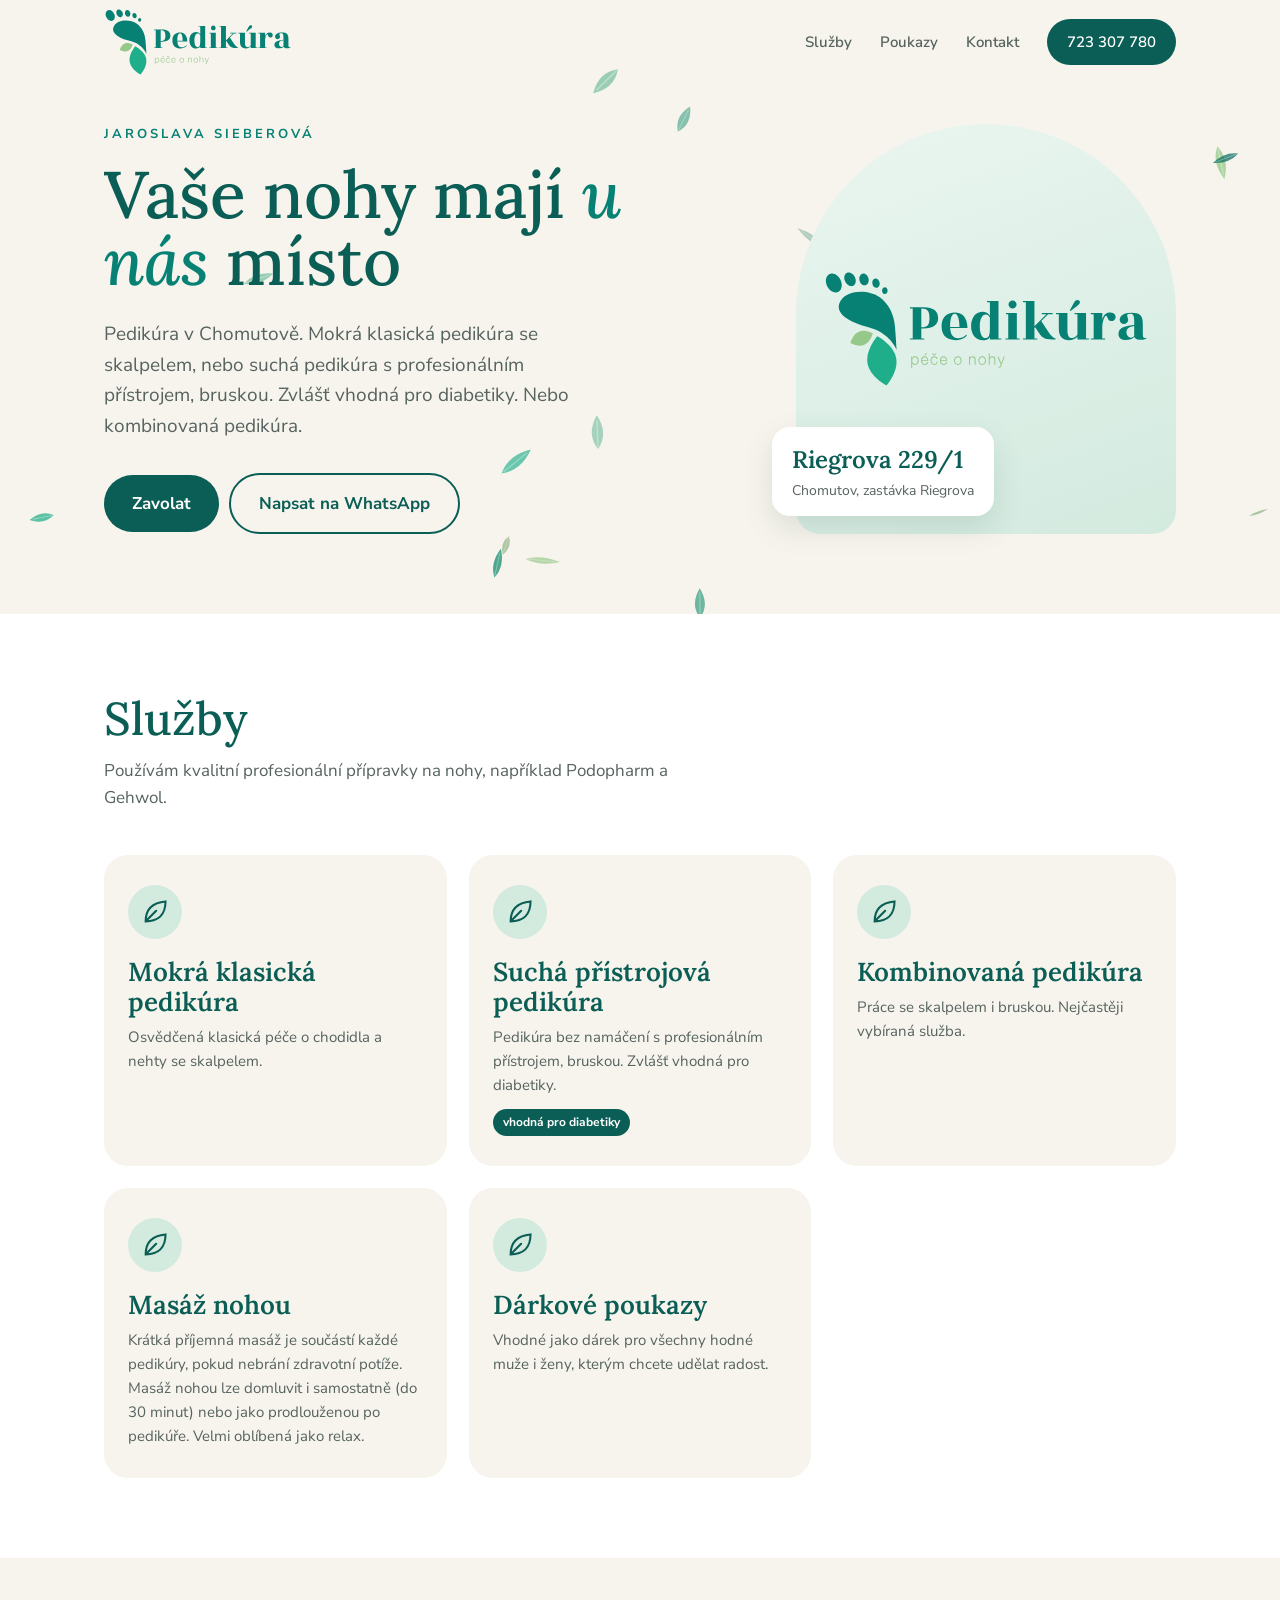
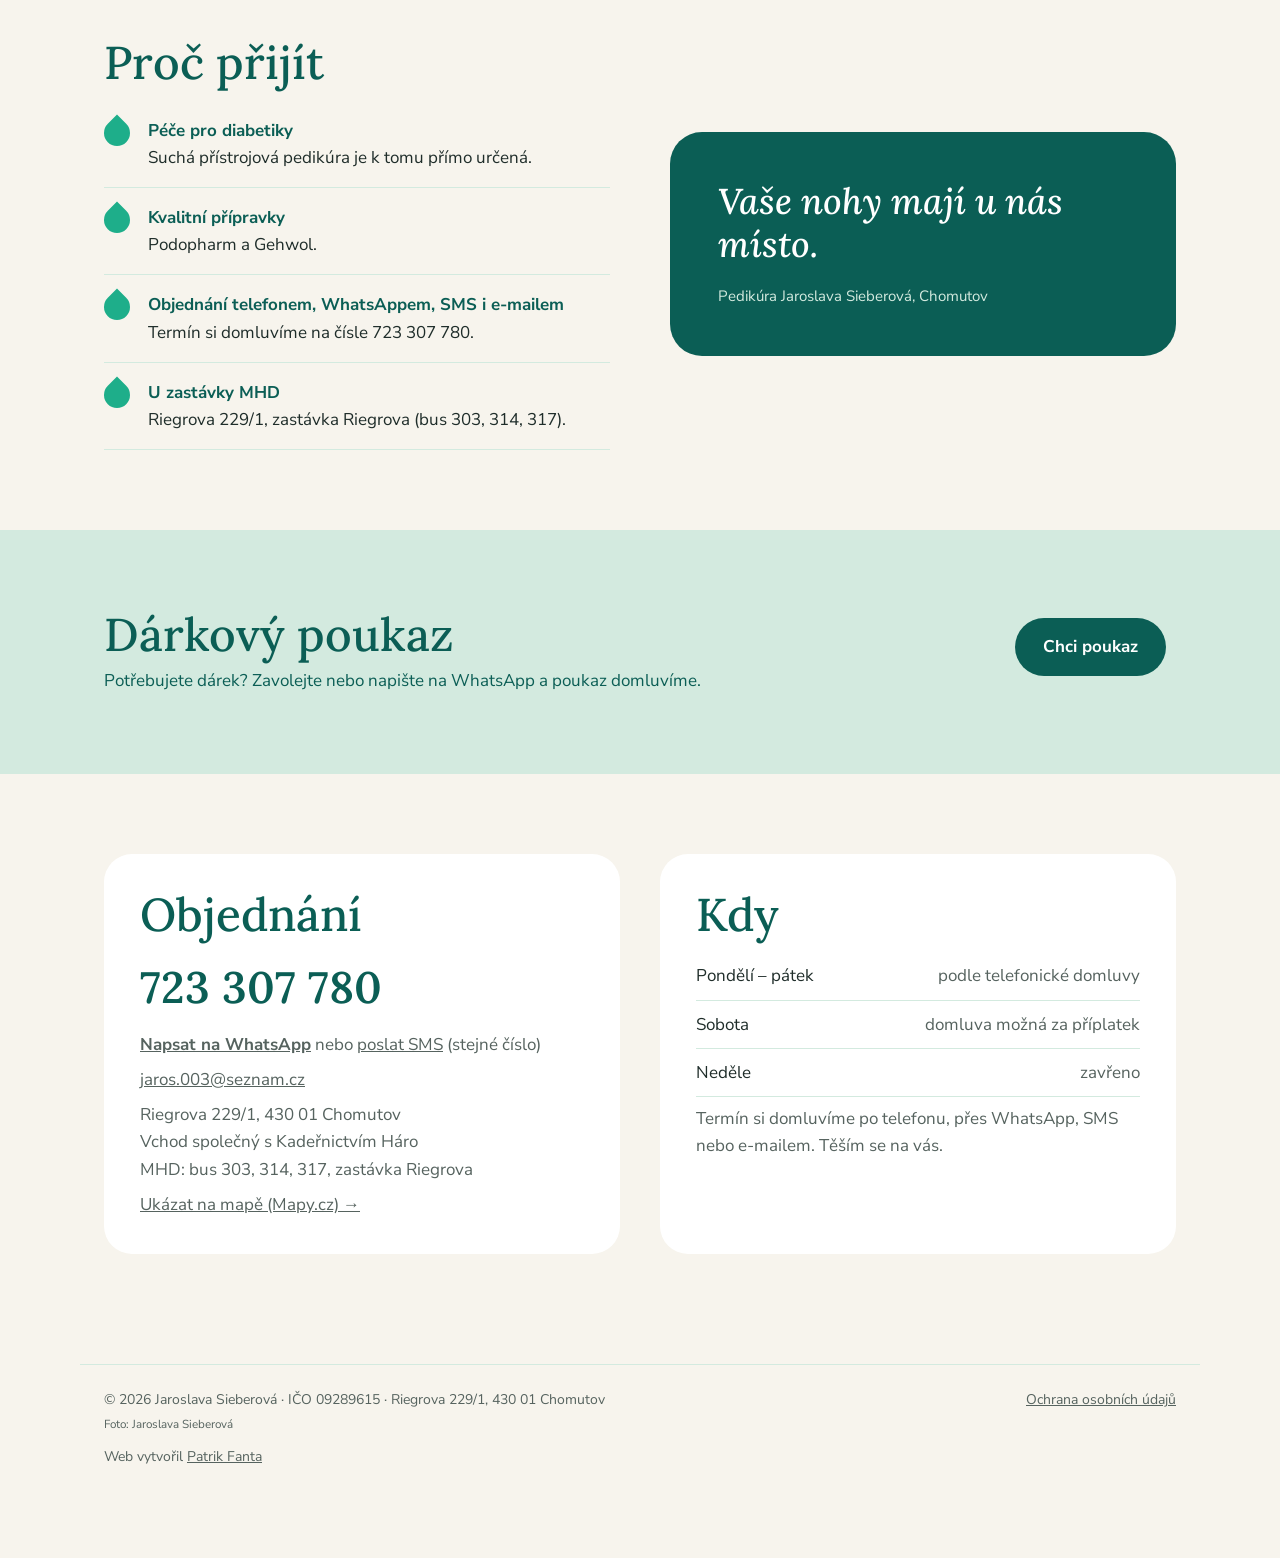
<file: index.html>
<!doctype html>
<html lang="cs">
<head>
<meta charset="utf-8">
<meta name="viewport" content="width=device-width,initial-scale=1">
<meta name="robots" content="noindex,nofollow">
<title>Pedikúra Jaroslava Sieberová – péče o nohy, Chomutov</title>
<meta name="description" content="Mokrá klasická a suchá přístrojová pedikúra, masáž nohou a dárkové poukazy. Pedikúra Jaroslava Sieberová, Riegrova 229/1, Chomutov. Objednání na 723 307 780.">
<meta property="og:title" content="Pedikúra Jaroslava Sieberová – péče o nohy, Chomutov">
<meta property="og:description" content="Vaše nohy mají u nás místo. Mokrá i přístrojová pedikúra, masáž nohou a dárkové poukazy.">
<meta property="og:type" content="website">
<link rel="icon" type="image/svg+xml" href="img/logo-ikona.svg">
<link rel="stylesheet" href="css/fonts.css?v=1">
<link rel="stylesheet" href="css/style.css?v=13">
</head>
<body>
<svg width="0" height="0" style="position:absolute" aria-hidden="true"><defs>

<symbol id="leaf" viewBox="0 0 24 24"><path d="M4 20C4 10 10 4 21 3c0 11-6 17-17 17zm0 0 9-9" fill="none" stroke="#0b5e55" stroke-width="1.8" stroke-linecap="round"/></symbol>
</defs></svg>

<header><div class="wrap">
<a class="logo" href="./" aria-label="Pedikúra Jaroslava Sieberová – úvod"><img src="img/logo-pedikura.svg" width="188" height="68" alt="Pedikúra – péče o nohy"></a>
<nav aria-label="Hlavní menu"><a href="#sluzby">Služby</a><a href="#poukazy">Poukazy</a><a href="#kontakt">Kontakt</a><a class="tel" href="tel:+420723307780">723 307 780</a></nav>
</div></header>

<main>
<section class="hero"><div class="wrap">
<div>
<div class="kick">Jaroslava Sieberová</div>
<h1>Vaše nohy mají <em>u nás</em> místo</h1>
<p>Pedikúra v Chomutově. Mokrá klasická pedikúra se skalpelem, nebo suchá pedikúra s profesionálním přístrojem, bruskou. Zvlášť vhodná pro diabetiky. Nebo kombinovaná pedikúra.</p>
<a class="btn b1" href="tel:+420723307780">Zavolat</a><a class="btn b2 wa" href="https://wa.me/420723307780" target="_blank" rel="noopener">Napsat na WhatsApp</a>
</div>
<div class="ph ph-logo"><img src="img/logo-pedikura.svg" width="535" height="193" alt="Pedikúra – péče o nohy, logo"><div class="tag"><b>Riegrova 229/1</b>Chomutov, zastávka Riegrova</div></div>
</div></section>

<section class="svcs" id="sluzby"><div class="wrap">
<h2>Služby</h2>
<p class="sub">Používám kvalitní profesionální přípravky na nohy, například Podopharm a Gehwol.</p>
<div class="grid">
<div class="s"><div class="ic"><svg aria-hidden="true"><use href="#leaf"/></svg></div><h3>Mokrá klasická pedikúra</h3><p>Osvědčená klasická péče o chodidla a nehty se skalpelem.</p></div>
<div class="s"><div class="ic"><svg aria-hidden="true"><use href="#leaf"/></svg></div><h3>Suchá přístrojová pedikúra</h3><p>Pedikúra bez namáčení s profesionálním přístrojem, bruskou. Zvlášť vhodná pro diabetiky.</p><span class="note">vhodná pro diabetiky</span></div>
<div class="s"><div class="ic"><svg aria-hidden="true"><use href="#leaf"/></svg></div><h3>Kombinovaná pedikúra</h3><p>Práce se skalpelem i bruskou. Nejčastěji vybíraná služba.</p></div>
<div class="s"><div class="ic"><svg aria-hidden="true"><use href="#leaf"/></svg></div><h3>Masáž nohou</h3><p>Krátká příjemná masáž je součástí každé pedikúry, pokud nebrání zdravotní potíže. Masáž nohou lze domluvit i samostatně (do 30 minut) nebo jako prodlouženou po pedikúře. Velmi oblíbená jako relax.</p></div>
<div class="s"><div class="ic"><svg aria-hidden="true"><use href="#leaf"/></svg></div><h3>Dárkové poukazy</h3><p>Vhodné jako dárek pro všechny hodné muže i ženy, kterým chcete udělat radost.</p></div>
</div>
</div></section>

<section class="why"><div class="wrap">
<div>
<h2>Proč přijít</h2>
<ul>
<li><b>Péče pro diabetiky</b>Suchá přístrojová pedikúra je k tomu přímo určená.</li>
<li><b>Kvalitní přípravky</b>Podopharm a Gehwol.</li>
<li><b>Objednání telefonem, WhatsAppem, SMS i e-mailem</b>Termín si domluvíme na čísle 723 307 780.</li>
<li><b>U zastávky MHD</b>Riegrova 229/1, zastávka Riegrova (bus 303, 314, 317).</li>
</ul>
</div>
<div class="quote"><p>Vaše nohy mají u nás místo.</p><span>Pedikúra Jaroslava Sieberová, Chomutov</span></div>
</div></section>

<section class="gift" id="poukazy"><div class="wrap">
<div><h2>Dárkový poukaz</h2><p style="color:var(--deep);margin-top:6px">Potřebujete dárek? Zavolejte nebo napište na WhatsApp a poukaz domluvíme.</p></div>
<a class="btn b1" href="tel:+420723307780">Chci poukaz</a>
</div></section>

<section class="kontakt" id="kontakt"><div class="wrap">
<div class="card">
<h2>Objednání</h2>
<a class="big" href="tel:+420723307780">723 307 780</a>
<p><a class="wal" href="https://wa.me/420723307780" target="_blank" rel="noopener">Napsat na WhatsApp</a> nebo <a href="sms:+420723307780">poslat SMS</a> (stejné číslo)</p>
<p><a href="mailto:jaros.003@seznam.cz">jaros.003@seznam.cz</a></p>
<p>Riegrova 229/1, 430 01 Chomutov<br>Vchod společný s Kadeřnictvím Háro<br>MHD: bus 303, 314, 317, zastávka Riegrova</p>
<p><a href="https://mapy.cz/zakladni?q=Riegrova%20229%2F1%20Chomutov" target="_blank" rel="noopener">Ukázat na mapě (Mapy.cz) →</a></p>
</div>
<div class="card">
<h2>Kdy</h2>
<table><tr><td>Pondělí – pátek</td><td>podle telefonické domluvy</td></tr><tr><td>Sobota</td><td>domluva možná za příplatek</td></tr><tr><td>Neděle</td><td>zavřeno</td></tr></table>
<p>Termín si domluvíme po telefonu, přes WhatsApp, SMS nebo e-mailem. Těším se na vás.</p>
</div>
</div></section>
</main>

<footer><div class="wrap">
<span>© <span id="y">2026</span> Jaroslava Sieberová · IČO 09289615 · Riegrova 229/1, 430 01 Chomutov<small class="credit">Foto: Jaroslava Sieberová</small></span>
<span><a href="ochrana-osobnich-udaju.html">Ochrana osobních údajů</a></span>
<p class="made">Web vytvořil <a href="https://patrikfanta.cz/?ref=pedikura-sieberova" target="_blank" rel="noopener">Patrik Fanta</a></p>
</div></footer>
<div class="callbar"><a href="tel:+420723307780">Zavolat</a><a href="https://wa.me/420723307780" target="_blank" rel="noopener">WhatsApp</a></div>
<script>document.getElementById('y').textContent=new Date().getFullYear();</script>
<script src="js/listky.js?v=2" defer></script>
</body>
</html>
</file>
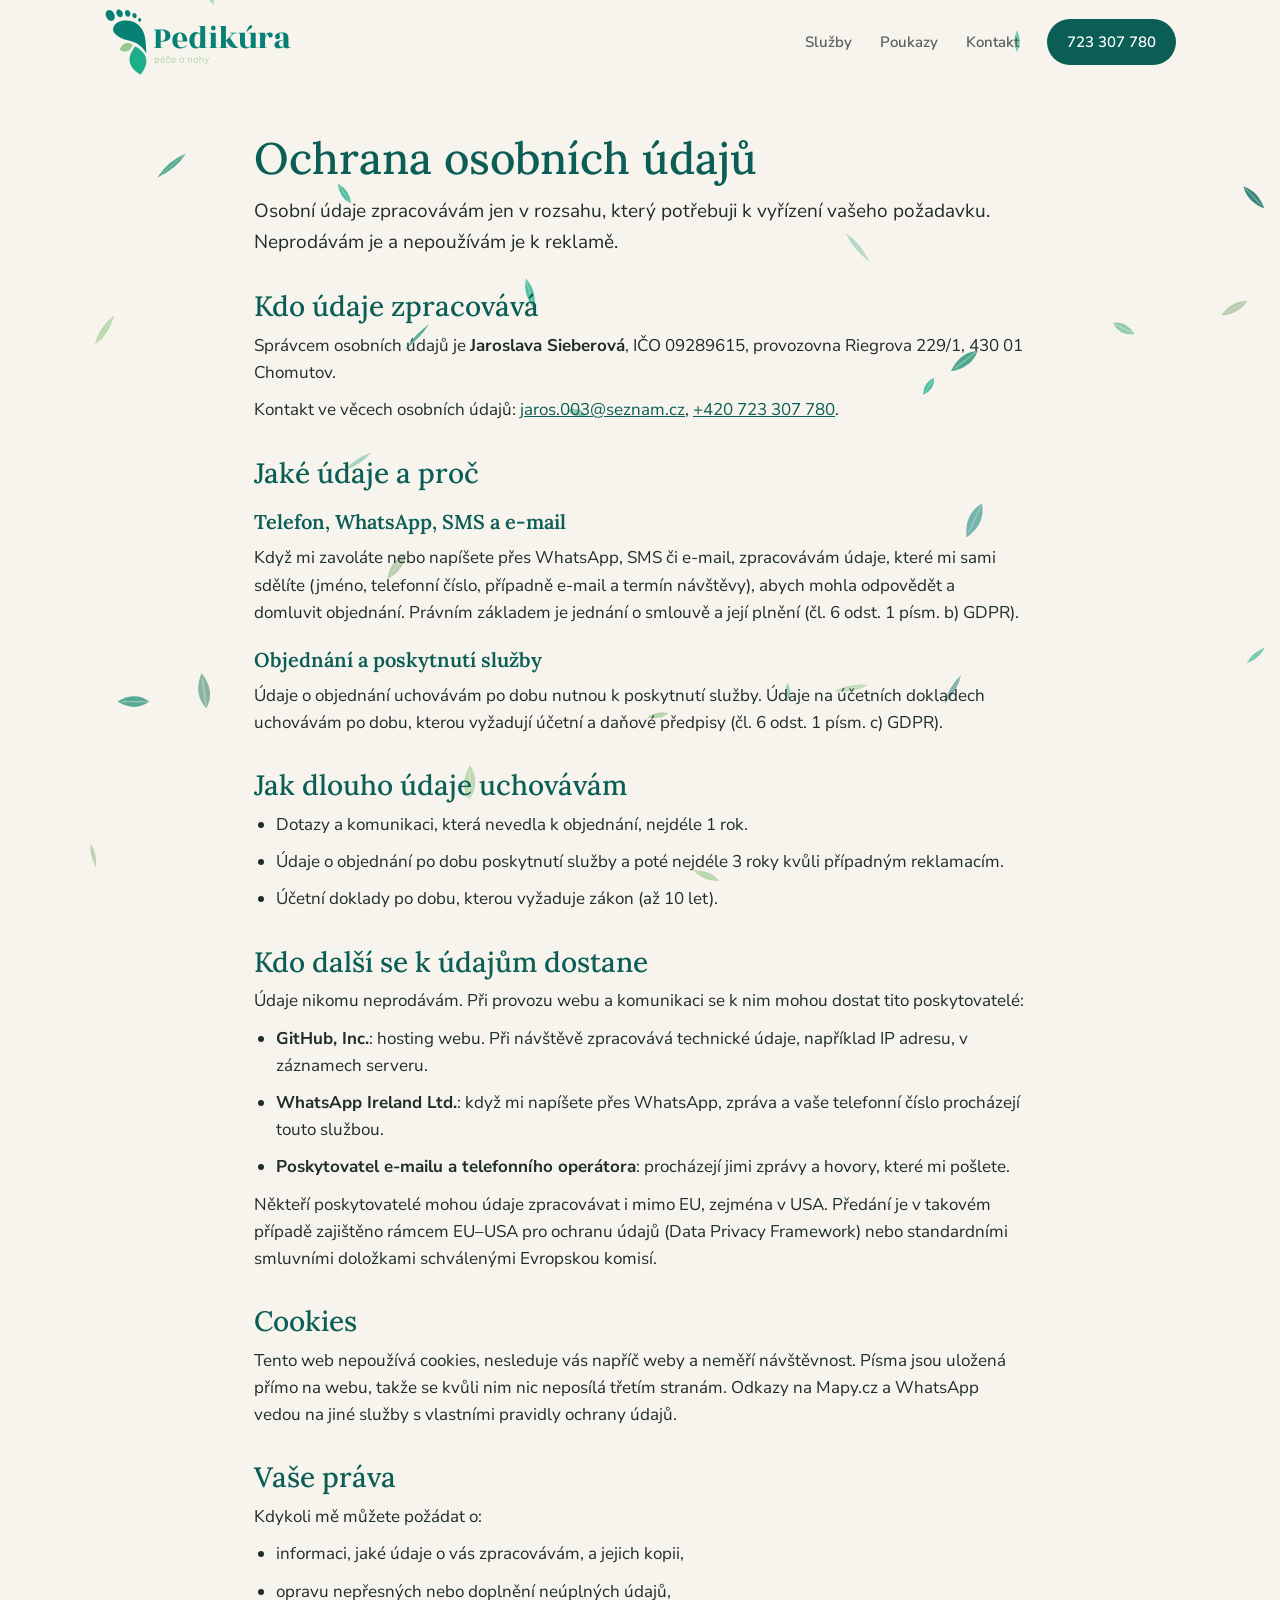
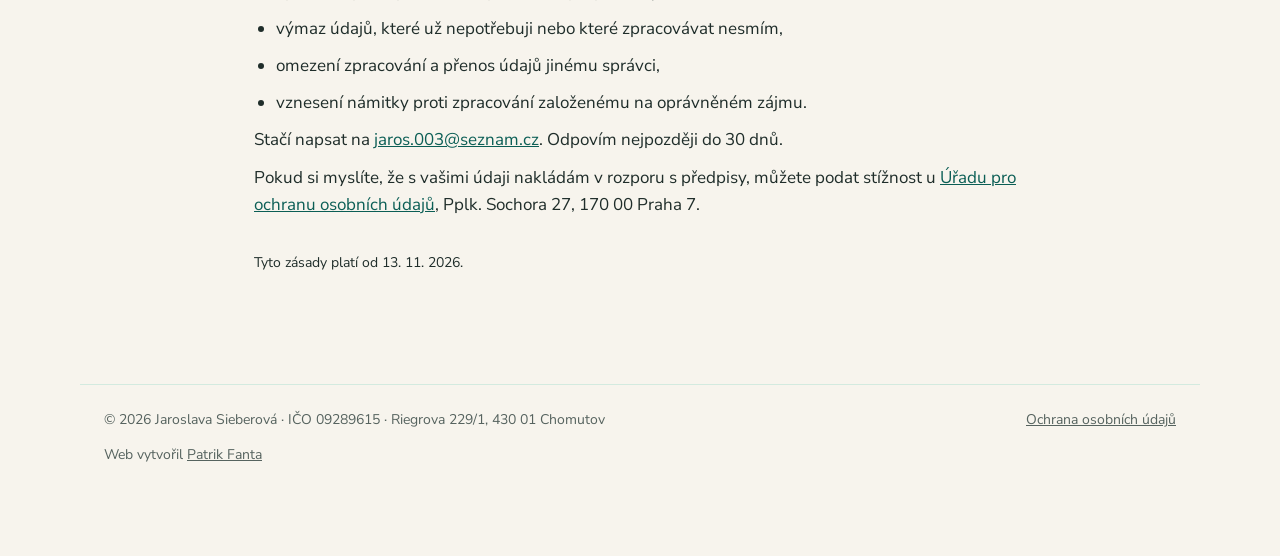
<file: ochrana-osobnich-udaju.html>
<!doctype html>
<html lang="cs">
<head>
<meta charset="utf-8">
<meta name="viewport" content="width=device-width,initial-scale=1">
<meta name="robots" content="noindex,nofollow">
<title>Ochrana osobních údajů | Pedikúra Jaroslava Sieberová</title>
<meta name="description" content="Jak Jaroslava Sieberová zpracovává osobní údaje z telefonátů, SMS a e-mailů.">
<link rel="icon" type="image/svg+xml" href="img/logo-ikona.svg">
<link rel="stylesheet" href="css/fonts.css?v=1">
<link rel="stylesheet" href="css/style.css?v=12">
</head>
<body>
<svg width="0" height="0" style="position:absolute" aria-hidden="true"><defs></defs></svg>
<header><div class="wrap">
<a class="logo" href="./" aria-label="Pedikúra Jaroslava Sieberová – úvod"><img src="img/logo-pedikura.svg" width="188" height="68" alt="Pedikúra – péče o nohy"></a>
<nav aria-label="Hlavní menu"><a href="./#sluzby">Služby</a><a href="./#poukazy">Poukazy</a><a href="./#kontakt">Kontakt</a><a class="tel" href="tel:+420723307780">723 307 780</a></nav>
</div></header>

<main class="legal"><div class="wrap">
<h1>Ochrana osobních údajů</h1>
<p class="legal-lead">Osobní údaje zpracovávám jen v rozsahu, který potřebuji k vyřízení vašeho požadavku. Neprodávám je a nepoužívám je k reklamě.</p>

<section>
<h2>Kdo údaje zpracovává</h2>
<p>Správcem osobních údajů je <strong>Jaroslava Sieberová</strong>, IČO 09289615, provozovna Riegrova 229/1, 430 01 Chomutov.</p>
<p>Kontakt ve věcech osobních údajů: <a href="mailto:jaros.003@seznam.cz">jaros.003@seznam.cz</a>, <a href="tel:+420723307780">+420 723 307 780</a>.</p>
</section>

<section>
<h2>Jaké údaje a proč</h2>
<h3>Telefon, WhatsApp, SMS a e-mail</h3>
<p>Když mi zavoláte nebo napíšete přes WhatsApp, SMS či e-mail, zpracovávám údaje, které mi sami sdělíte (jméno, telefonní číslo, případně e-mail a termín návštěvy), abych mohla odpovědět a domluvit objednání. Právním základem je jednání o smlouvě a její plnění (čl. 6 odst. 1 písm. b) GDPR).</p>
<h3>Objednání a poskytnutí služby</h3>
<p>Údaje o objednání uchovávám po dobu nutnou k poskytnutí služby. Údaje na účetních dokladech uchovávám po dobu, kterou vyžadují účetní a daňové předpisy (čl. 6 odst. 1 písm. c) GDPR).</p>
</section>

<section>
<h2>Jak dlouho údaje uchovávám</h2>
<ul>
<li>Dotazy a komunikaci, která nevedla k objednání, nejdéle 1 rok.</li>
<li>Údaje o objednání po dobu poskytnutí služby a poté nejdéle 3 roky kvůli případným reklamacím.</li>
<li>Účetní doklady po dobu, kterou vyžaduje zákon (až 10 let).</li>
</ul>
</section>

<section>
<h2>Kdo další se k údajům dostane</h2>
<p>Údaje nikomu neprodávám. Při provozu webu a komunikaci se k nim mohou dostat tito poskytovatelé:</p>
<ul>
<li><strong>GitHub, Inc.</strong>: hosting webu. Při návštěvě zpracovává technické údaje, například IP adresu, v záznamech serveru.</li>
<li><strong>WhatsApp Ireland Ltd.</strong>: když mi napíšete přes WhatsApp, zpráva a vaše telefonní číslo procházejí touto službou.</li>
<li><strong>Poskytovatel e-mailu a telefonního operátora</strong>: procházejí jimi zprávy a hovory, které mi pošlete.</li>
</ul>
<p>Někteří poskytovatelé mohou údaje zpracovávat i mimo EU, zejména v USA. Předání je v takovém případě zajištěno rámcem EU–USA pro ochranu údajů (Data Privacy Framework) nebo standardními smluvními doložkami schválenými Evropskou komisí.</p>
</section>

<section>
<h2>Cookies</h2>
<p>Tento web nepoužívá cookies, nesleduje vás napříč weby a neměří návštěvnost. Písma jsou uložená přímo na webu, takže se kvůli nim nic neposílá třetím stranám. Odkazy na Mapy.cz a WhatsApp vedou na jiné služby s vlastními pravidly ochrany údajů.</p>
</section>

<section>
<h2>Vaše práva</h2>
<p>Kdykoli mě můžete požádat o:</p>
<ul>
<li>informaci, jaké údaje o vás zpracovávám, a jejich kopii,</li>
<li>opravu nepřesných nebo doplnění neúplných údajů,</li>
<li>výmaz údajů, které už nepotřebuji nebo které zpracovávat nesmím,</li>
<li>omezení zpracování a přenos údajů jinému správci,</li>
<li>vznesení námitky proti zpracování založenému na oprávněném zájmu.</li>
</ul>
<p>Stačí napsat na <a href="mailto:jaros.003@seznam.cz">jaros.003@seznam.cz</a>. Odpovím nejpozději do 30 dnů.</p>
<p>Pokud si myslíte, že s vašimi údaji nakládám v rozporu s předpisy, můžete podat stížnost u <a href="https://uoou.gov.cz" target="_blank" rel="noopener">Úřadu pro ochranu osobních údajů</a>, Pplk. Sochora 27, 170 00 Praha 7.</p>
</section>

<p class="legal-date">Tyto zásady platí od 13. 11. 2026.</p>
</div></main>

<footer><div class="wrap">
<span>© <span id="y">2026</span> Jaroslava Sieberová · IČO 09289615 · Riegrova 229/1, 430 01 Chomutov</span>
<span><a href="ochrana-osobnich-udaju.html">Ochrana osobních údajů</a></span>
<p class="made">Web vytvořil <a href="https://patrikfanta.cz/?ref=pedikura-sieberova" target="_blank" rel="noopener">Patrik Fanta</a></p>
</div></footer>
<script>document.getElementById('y').textContent=new Date().getFullYear();</script>
<script src="js/listky.js?v=2" defer></script>
</body>
</html>
</file>
<file: css/fonts.css>
/* Self-hosted fonts (SIL Open Font License) */
@font-face {
  font-family: 'Lora';
  font-style: italic;
  font-weight: 500;
  font-display: swap;
  src: url(../fonts/lora-500i-latin-ext.woff2) format('woff2');
  unicode-range: U+0100-02BA, U+02BD-02C5, U+02C7-02CC, U+02CE-02D7, U+02DD-02FF, U+0304, U+0308, U+0329, U+1D00-1DBF, U+1E00-1E9F, U+1EF2-1EFF, U+2020, U+20A0-20AB, U+20AD-20C4, U+2113, U+2C60-2C7F, U+A720-A7FF;
}
@font-face {
  font-family: 'Lora';
  font-style: italic;
  font-weight: 500;
  font-display: swap;
  src: url(../fonts/lora-500i-latin.woff2) format('woff2');
  unicode-range: U+0000-00FF, U+0131, U+0152-0153, U+02BB-02BC, U+02C6, U+02DA, U+02DC, U+0304, U+0308, U+0329, U+2000-206F, U+20AC, U+2122, U+2191, U+2193, U+2212, U+2215, U+FEFF, U+FFFD;
}
@font-face {
  font-family: 'Lora';
  font-style: normal;
  font-weight: 500;
  font-display: swap;
  src: url(../fonts/lora-500-latin-ext.woff2) format('woff2');
  unicode-range: U+0100-02BA, U+02BD-02C5, U+02C7-02CC, U+02CE-02D7, U+02DD-02FF, U+0304, U+0308, U+0329, U+1D00-1DBF, U+1E00-1E9F, U+1EF2-1EFF, U+2020, U+20A0-20AB, U+20AD-20C4, U+2113, U+2C60-2C7F, U+A720-A7FF;
}
@font-face {
  font-family: 'Lora';
  font-style: normal;
  font-weight: 500;
  font-display: swap;
  src: url(../fonts/lora-500-latin.woff2) format('woff2');
  unicode-range: U+0000-00FF, U+0131, U+0152-0153, U+02BB-02BC, U+02C6, U+02DA, U+02DC, U+0304, U+0308, U+0329, U+2000-206F, U+20AC, U+2122, U+2191, U+2193, U+2212, U+2215, U+FEFF, U+FFFD;
}
@font-face {
  font-family: 'Lora';
  font-style: normal;
  font-weight: 600;
  font-display: swap;
  src: url(../fonts/lora-600-latin-ext.woff2) format('woff2');
  unicode-range: U+0100-02BA, U+02BD-02C5, U+02C7-02CC, U+02CE-02D7, U+02DD-02FF, U+0304, U+0308, U+0329, U+1D00-1DBF, U+1E00-1E9F, U+1EF2-1EFF, U+2020, U+20A0-20AB, U+20AD-20C4, U+2113, U+2C60-2C7F, U+A720-A7FF;
}
@font-face {
  font-family: 'Lora';
  font-style: normal;
  font-weight: 600;
  font-display: swap;
  src: url(../fonts/lora-600-latin.woff2) format('woff2');
  unicode-range: U+0000-00FF, U+0131, U+0152-0153, U+02BB-02BC, U+02C6, U+02DA, U+02DC, U+0304, U+0308, U+0329, U+2000-206F, U+20AC, U+2122, U+2191, U+2193, U+2212, U+2215, U+FEFF, U+FFFD;
}
@font-face {
  font-family: 'Nunito Sans';
  font-style: normal;
  font-weight: 400;
  font-stretch: 100%;
  font-display: swap;
  src: url(../fonts/nunito-sans-400-latin-ext.woff2) format('woff2');
  unicode-range: U+0100-02BA, U+02BD-02C5, U+02C7-02CC, U+02CE-02D7, U+02DD-02FF, U+0304, U+0308, U+0329, U+1D00-1DBF, U+1E00-1E9F, U+1EF2-1EFF, U+2020, U+20A0-20AB, U+20AD-20C4, U+2113, U+2C60-2C7F, U+A720-A7FF;
}
@font-face {
  font-family: 'Nunito Sans';
  font-style: normal;
  font-weight: 400;
  font-stretch: 100%;
  font-display: swap;
  src: url(../fonts/nunito-sans-400-latin.woff2) format('woff2');
  unicode-range: U+0000-00FF, U+0131, U+0152-0153, U+02BB-02BC, U+02C6, U+02DA, U+02DC, U+0304, U+0308, U+0329, U+2000-206F, U+20AC, U+2122, U+2191, U+2193, U+2212, U+2215, U+FEFF, U+FFFD;
}
@font-face {
  font-family: 'Nunito Sans';
  font-style: normal;
  font-weight: 600;
  font-stretch: 100%;
  font-display: swap;
  src: url(../fonts/nunito-sans-600-latin-ext.woff2) format('woff2');
  unicode-range: U+0100-02BA, U+02BD-02C5, U+02C7-02CC, U+02CE-02D7, U+02DD-02FF, U+0304, U+0308, U+0329, U+1D00-1DBF, U+1E00-1E9F, U+1EF2-1EFF, U+2020, U+20A0-20AB, U+20AD-20C4, U+2113, U+2C60-2C7F, U+A720-A7FF;
}
@font-face {
  font-family: 'Nunito Sans';
  font-style: normal;
  font-weight: 600;
  font-stretch: 100%;
  font-display: swap;
  src: url(../fonts/nunito-sans-600-latin.woff2) format('woff2');
  unicode-range: U+0000-00FF, U+0131, U+0152-0153, U+02BB-02BC, U+02C6, U+02DA, U+02DC, U+0304, U+0308, U+0329, U+2000-206F, U+20AC, U+2122, U+2191, U+2193, U+2212, U+2215, U+FEFF, U+FFFD;
}
@font-face {
  font-family: 'Nunito Sans';
  font-style: normal;
  font-weight: 700;
  font-stretch: 100%;
  font-display: swap;
  src: url(../fonts/nunito-sans-700-latin-ext.woff2) format('woff2');
  unicode-range: U+0100-02BA, U+02BD-02C5, U+02C7-02CC, U+02CE-02D7, U+02DD-02FF, U+0304, U+0308, U+0329, U+1D00-1DBF, U+1E00-1E9F, U+1EF2-1EFF, U+2020, U+20A0-20AB, U+20AD-20C4, U+2113, U+2C60-2C7F, U+A720-A7FF;
}
@font-face {
  font-family: 'Nunito Sans';
  font-style: normal;
  font-weight: 700;
  font-stretch: 100%;
  font-display: swap;
  src: url(../fonts/nunito-sans-700-latin.woff2) format('woff2');
  unicode-range: U+0000-00FF, U+0131, U+0152-0153, U+02BB-02BC, U+02C6, U+02DA, U+02DC, U+0304, U+0308, U+0329, U+2000-206F, U+20AC, U+2122, U+2191, U+2193, U+2212, U+2215, U+FEFF, U+FFFD;
}
</file>
<file: css/style.css>
*{box-sizing:border-box;margin:0;padding:0}
:root{--sage:#1eae8a;--brand:#078174;--deep:#0b5e55;--cream:#f7f4ed;--leaf:#d3eadf;--ink:#1f2d2a;--mut:#56635f}
body{font-family:"Nunito Sans",Arial,sans-serif;color:var(--ink);background:var(--cream);font-size:17px;line-height:1.6}
a{color:inherit}
.wrap{max-width:1120px;margin:0 auto;padding:0 24px}
.serif{font-family:Lora,Georgia,serif}
header .wrap{display:flex;align-items:center;justify-content:space-between;height:84px}
.logo{display:flex;align-items:center;gap:12px;text-decoration:none}
.logo img{display:block;height:68px;width:auto}
nav{display:flex;gap:28px;align-items:center;font-weight:600;font-size:15px}
nav a{text-decoration:none;color:var(--mut)}
.tel{background:var(--deep);color:#fff!important;padding:11px 20px;border-radius:40px;white-space:nowrap}
.hero{padding:40px 0 80px;position:relative;overflow:hidden}
.hero .wrap{display:grid;grid-template-columns:1.1fr .9fr;gap:56px;align-items:center}
.kick{color:var(--brand);font-weight:700;letter-spacing:3px;text-transform:uppercase;font-size:13px;margin-bottom:16px}
h1{font-family:Lora,serif;font-weight:500;font-size:66px;line-height:1.02;color:var(--deep)}
h1 em{color:var(--brand)}
.hero p{font-size:19px;color:var(--mut);margin:24px 0 32px;max-width:500px}
.btn{display:inline-block;padding:15px 28px;border-radius:40px;font-weight:700;text-decoration:none;margin:0 10px 10px 0}
.b1{background:var(--deep);color:#fff}.b2{border:2px solid var(--deep);color:var(--deep)}
.ph{position:relative}
.ph img{width:100%;aspect-ratio:4/5;object-fit:cover;border-radius:220px 220px 24px 24px;display:block}
.ph .tag{position:absolute;left:-28px;bottom:36px;background:#fff;border-radius:18px;padding:14px 20px;box-shadow:0 12px 30px rgba(47,91,78,.14);font-size:14px;color:var(--mut)}
.ph .tag b{display:block;font-family:Lora,serif;font-size:24px;color:var(--deep)}
.leafbg{position:absolute;right:-60px;top:-40px;width:340px;opacity:.5;z-index:-1}
section{padding:80px 0}
h2{font-family:Lora,serif;font-weight:500;font-size:46px;color:var(--deep);line-height:1.1;margin-bottom:12px}
.sub{color:var(--mut);max-width:600px;margin-bottom:44px}
.svcs{background:#fff}
.grid{display:grid;grid-template-columns:repeat(3,1fr);gap:22px}
.s{background:var(--cream);border-radius:24px;padding:30px 24px}
.s .ic{width:54px;height:54px;border-radius:50%;background:var(--leaf);display:flex;align-items:center;justify-content:center;margin-bottom:18px}
.s .ic svg{width:28px;height:28px}
.s h3{font-family:Lora,serif;font-size:26px;font-weight:600;color:var(--deep);line-height:1.15;margin-bottom:8px}
.s p{font-size:15px;color:var(--mut)}
.s .note{display:inline-block;margin-top:12px;background:var(--deep);color:#fff;font-size:12px;font-weight:700;padding:4px 10px;border-radius:20px}
.why .wrap{display:grid;grid-template-columns:1fr 1fr;gap:60px;align-items:center}
.why ul{list-style:none}
.why li{padding:16px 0 16px 44px;border-bottom:1px solid var(--leaf);position:relative}
.why li:before{content:"";position:absolute;left:0;top:19px;width:26px;height:26px;border-radius:50% 0 50% 50%;background:var(--sage);transform:rotate(-45deg)}
.why li b{display:block;color:var(--deep)}
.quote{background:var(--deep);color:#fff;border-radius:32px;padding:48px}
.quote p{font-family:Lora,serif;font-size:36px;line-height:1.2;font-style:italic}
.quote span{display:block;margin-top:18px;color:var(--leaf);font-size:15px}
.gift{background:var(--leaf)}
.gift .wrap{display:flex;align-items:center;justify-content:space-between;gap:30px;flex-wrap:wrap}
.gift h2{margin:0}
.kontakt .wrap{display:grid;grid-template-columns:1fr 1fr;gap:40px}
.card{background:#fff;border-radius:28px;padding:36px}
.card .big{display:block;font-family:Lora,serif;font-size:44px;color:var(--deep);text-decoration:none;font-weight:600}
.card p{color:var(--mut);margin-top:8px}
table{width:100%;border-collapse:collapse;margin-top:10px}
td{padding:10px 0;border-bottom:1px solid var(--leaf)}td+td{text-align:right;color:var(--mut)}
footer{padding:30px 0 90px;color:var(--mut);font-size:14px}
footer .wrap{display:flex;justify-content:space-between;gap:12px;flex-wrap:wrap;border-top:1px solid var(--leaf);padding-top:24px}
.callbar{display:none}
@media(max-width:860px){
 nav{display:none}
 .hero .wrap,.why .wrap,.kontakt .wrap{grid-template-columns:1fr;gap:36px}
 h1{font-size:46px}h2{font-size:36px}
 .grid{grid-template-columns:1fr 1fr}
 .ph .tag{left:12px}
 section{padding:56px 0}
 .quote{padding:32px}.quote p{font-size:28px}
 .callbar{display:flex;position:fixed;left:12px;right:12px;bottom:12px;gap:8px;z-index:9}
 .callbar a{flex:1;text-align:center;background:var(--deep);color:#fff;padding:14px;border-radius:40px;font-weight:700;text-decoration:none;box-shadow:0 8px 20px rgba(0,0,0,.2)}
 .callbar a+a{background:#fff;color:var(--deep)}
}
@media(max-width:520px){.grid{grid-template-columns:1fr}.logo img{height:52px}.tel{padding:9px 14px;font-size:14px}}

/* společné: kotvy, fokus, zásady, patička */
html{scroll-behavior:smooth;scroll-padding-top:90px}
a:focus-visible,.btn:focus-visible{outline:3px solid var(--deep);outline-offset:3px}
.legal{padding:50px 0 70px}
.legal .wrap{max-width:820px}
.legal h1{font-family:Lora,Georgia,serif;font-weight:500;font-size:44px;line-height:1.1;color:var(--deep);margin-bottom:14px}
.legal h2{font-size:28px;margin:34px 0 10px}
.legal h3{font-family:Lora,Georgia,serif;font-weight:600;font-size:20px;color:var(--deep);margin:18px 0 6px}
.legal p,.legal li{color:var(--ink);margin-bottom:10px}
.legal ul{padding-left:22px;margin-bottom:10px}
.legal a{color:var(--deep);text-decoration:underline}
.legal-lead{font-size:19px;color:var(--mut)}
.legal-date{margin-top:34px;color:var(--mut);font-size:14px}
footer small.credit{display:block;margin-top:4px}
footer .made{width:100%}
footer .made a,footer a{color:inherit}
@media(max-width:520px){.legal h1{font-size:34px}}
.legal section{padding:0}
.b2.wa{white-space:nowrap}
.wal{font-weight:700}
/* fotka výlohy: výška = výška textu (od jména po tlačítka) */
.hero .wrap{align-items:stretch}
.hero .btn{margin-bottom:0}
.ph{position:relative;width:100%;max-width:380px;margin:0 0 0 auto}
.ph img{position:absolute;inset:0;width:100%;height:100%;aspect-ratio:auto;object-fit:cover;object-position:45% 50%;border-radius:190px 190px 24px 24px}
.ph .tag{left:-24px;bottom:18px;z-index:2}
@media(max-width:860px){.ph{max-width:340px;height:300px;margin:0 auto}.ph .tag{left:8px}}

/* úvod: logo místo fotky výlohy */
.ph-logo{background:linear-gradient(160deg,#eaf6f0 0%,var(--leaf) 100%);border-radius:190px 190px 24px 24px;display:flex;align-items:center;justify-content:center;overflow:visible}
.ph-logo img{position:static;width:86%;height:auto;aspect-ratio:auto;border-radius:0;object-fit:contain}
@media(max-width:860px){.ph-logo{max-width:340px;height:260px}}

/* padající lístky: úplně v pozadí, za obsahem */
.leaves{position:fixed;inset:0;width:100%;height:100%;pointer-events:none;z-index:-1}
</file>
